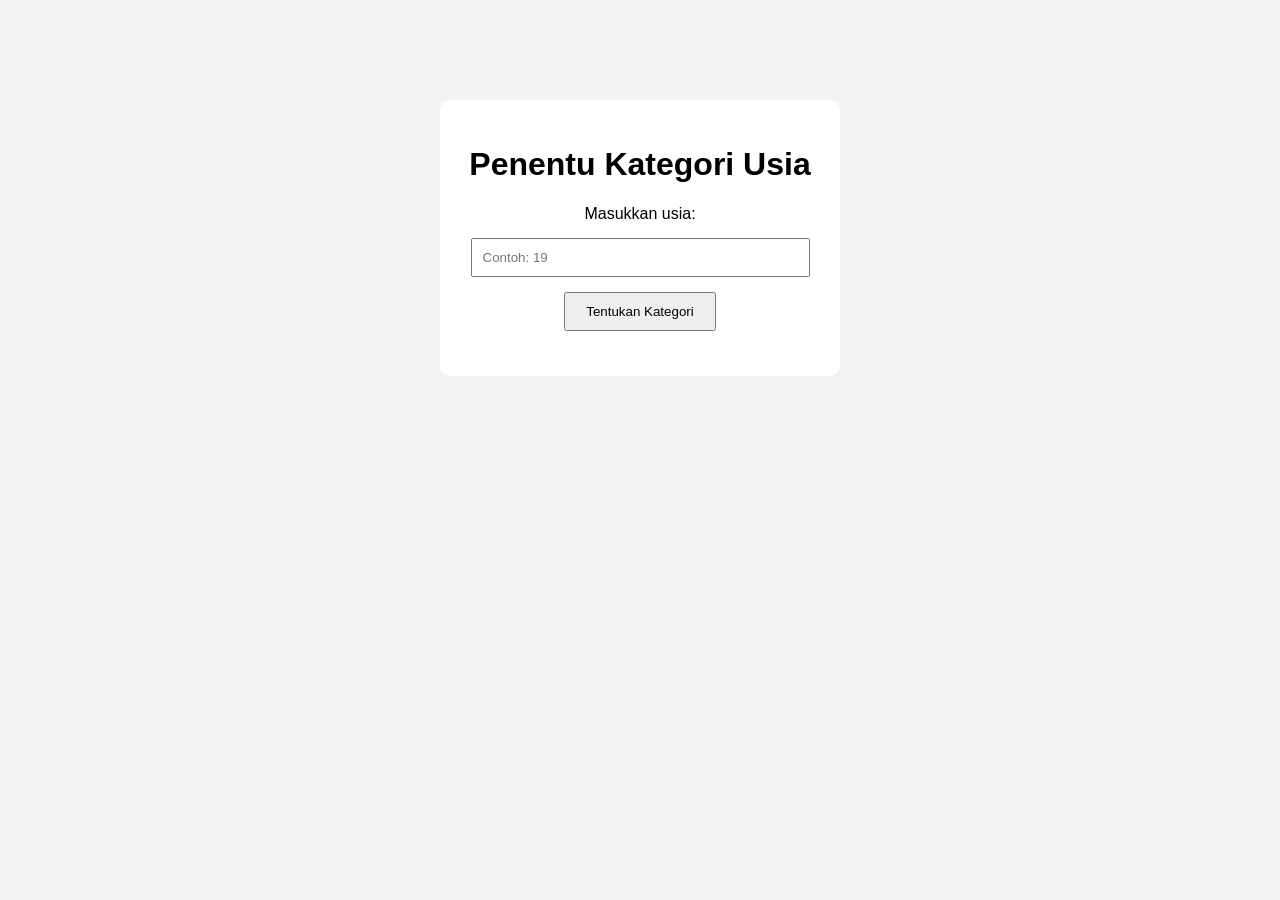
<file: Praktikum PWEB/P10_LatihanMandiri/index.html>
<!DOCTYPE html>
<html lang="id">
<head>
    <meta charset="UTF-8">
    <meta name="viewport" content="width=device-width, initial-scale=1.0">
    <title>Penentu Kategori Usia</title>
    <link rel="stylesheet" href="style.css">
</head>
<body>

    <div class="container">
        <h1>Penentu Kategori Usia</h1>

        <label for="usia">Masukkan usia:</label>
        <input type="number" id="usia" placeholder="Contoh: 19">

        <button onclick="tentukanUsia()">Tentukan Kategori</button>

        <div id="hasil"></div>
    </div>

    <script src="script.js"></script>
</body>
</html>
</file>
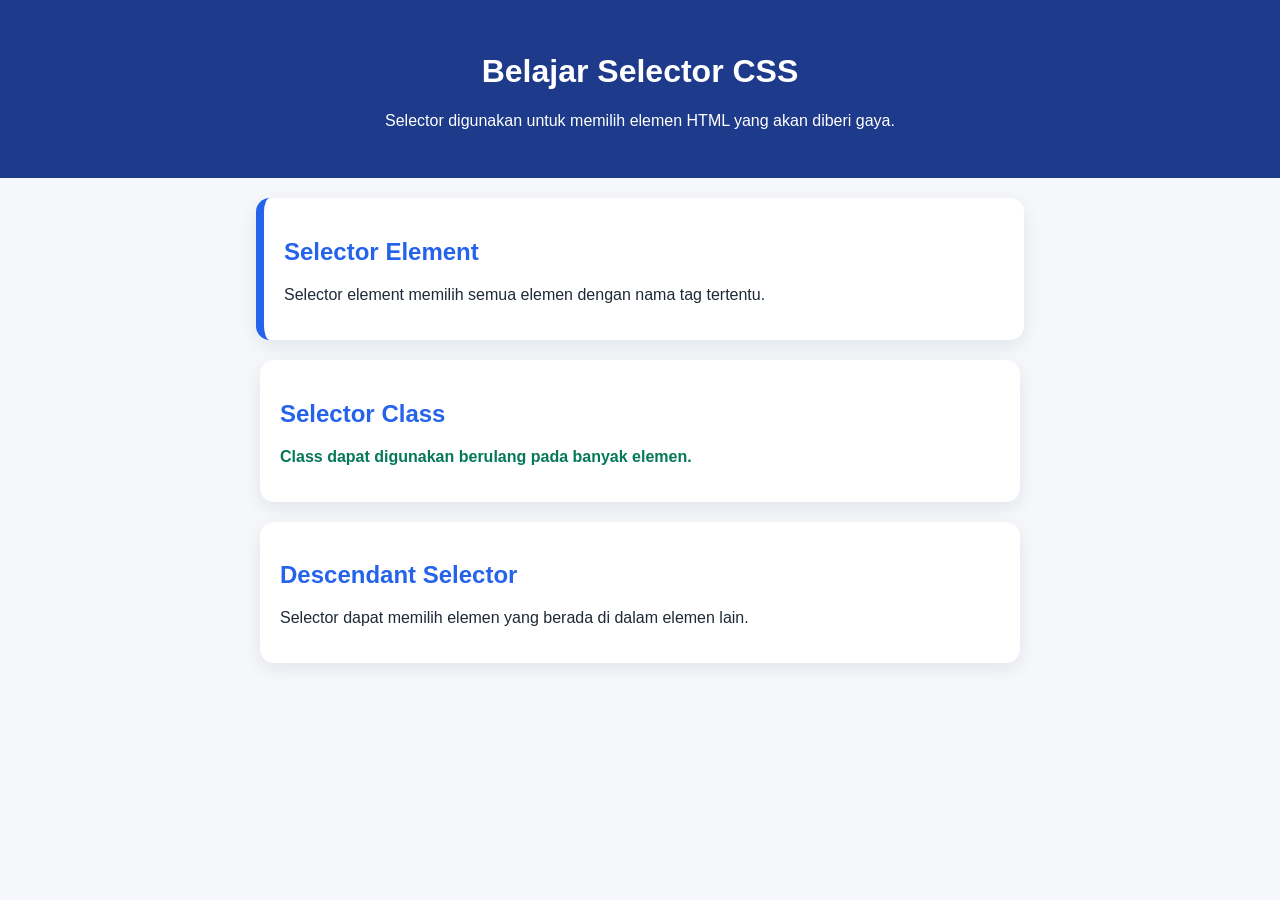
<file: Praktikum PWEB/P1_Selector dasar/index.html>
<!DOCTYPE html>
<html lang="id">
<head>
    <meta charset="UTF-8">
    <meta name="viewport" content="width=device-width, initial-scale=1.0">
    <title>Selector Dasar CSS</title>
    <link rel="stylesheet" href="style.css">
</head>
<body>
    <header id="hero">
        <h1>Belajar Selector CSS</h1>
        <p>Selector digunakan untuk memilih elemen HTML yang akan diberi gaya.</p>
    </header>
    <main>
        <section class="card utama">
            <h2>Selector Element</h2>
            <p>Selector element memilih semua elemen dengan nama tag tertentu.</p>
        </section>
        <section class="card">
            <h2>Selector Class</h2>
            <p class="teks-penting">Class dapat digunakan berulang pada banyak elemen.</p>
        </section>
        <section class="card">
            <h2>Descendant Selector</h2>
            <p>Selector dapat memilih elemen yang berada di dalam elemen lain.</p>
        </section>
    </main>
</body>
</html>
</file>
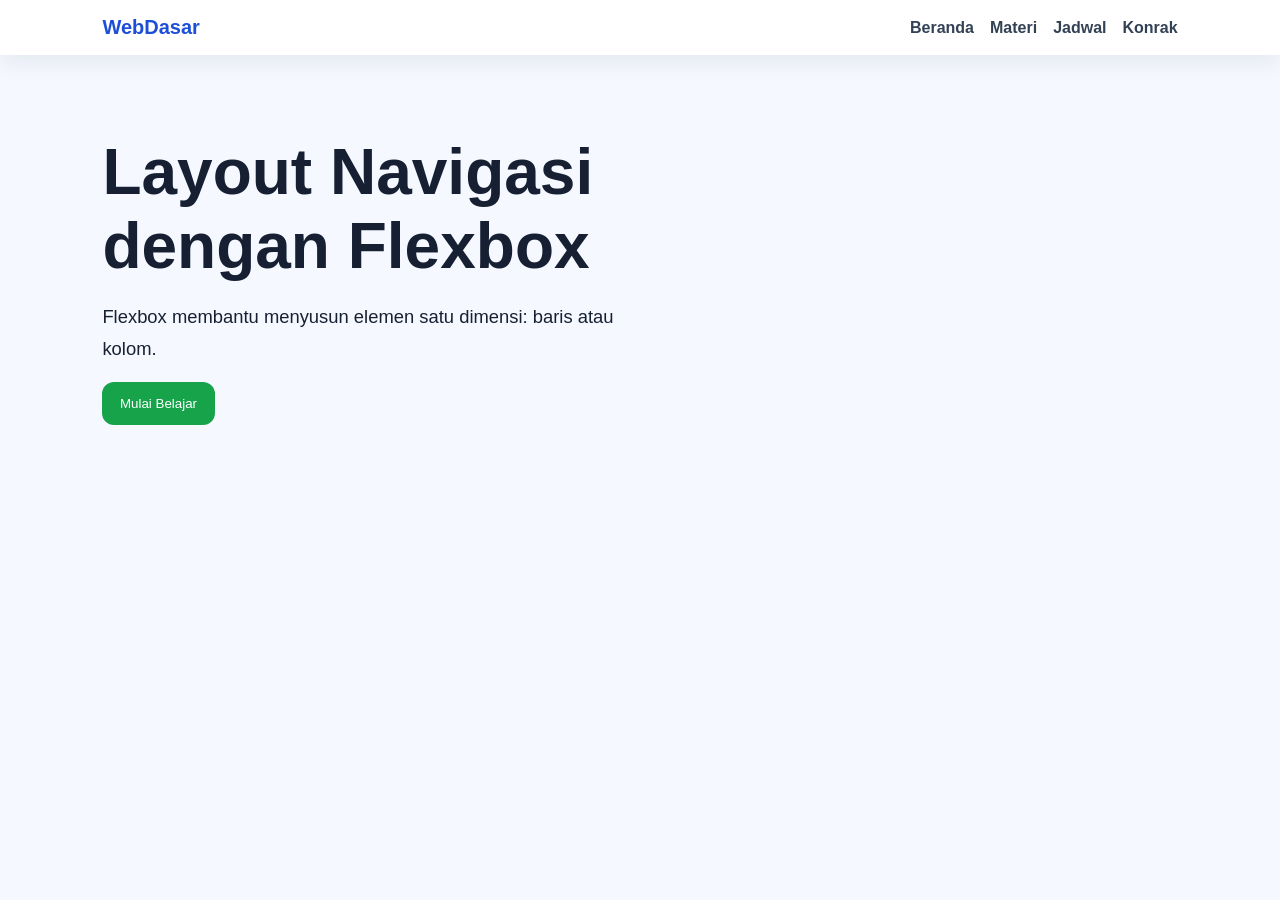
<file: Praktikum PWEB/P2_Flexbox/index.html>
<html lang="id">
<head>
    <meta charset="UTF-8">
    <meta name="viewport" content="width=device-width, initial-scale=1.0">
    <title>Contoh Flexbox Navbar</title>
    <link rel="stylesheet" href="style.css">
</head>
<body>
    <header class="site-header">
        <a class="brand" href="#">WebDasar</a>
        <nav class="nav-menu" aria-label="Menu utama">
            <a href="#">Beranda</a>
            <a href="#">Materi</a>
            <a href="#">Jadwal</a>
            <a href="#">Konrak</a>
        </nav>
    </header>
    <main class="hero">
        <h1>Layout Navigasi dengan Flexbox</h1>
        <p>Flexbox membantu menyusun elemen satu dimensi: baris atau kolom.</p>
        <button>Mulai Belajar</button>
    </main>
</body>
</html>
</file>
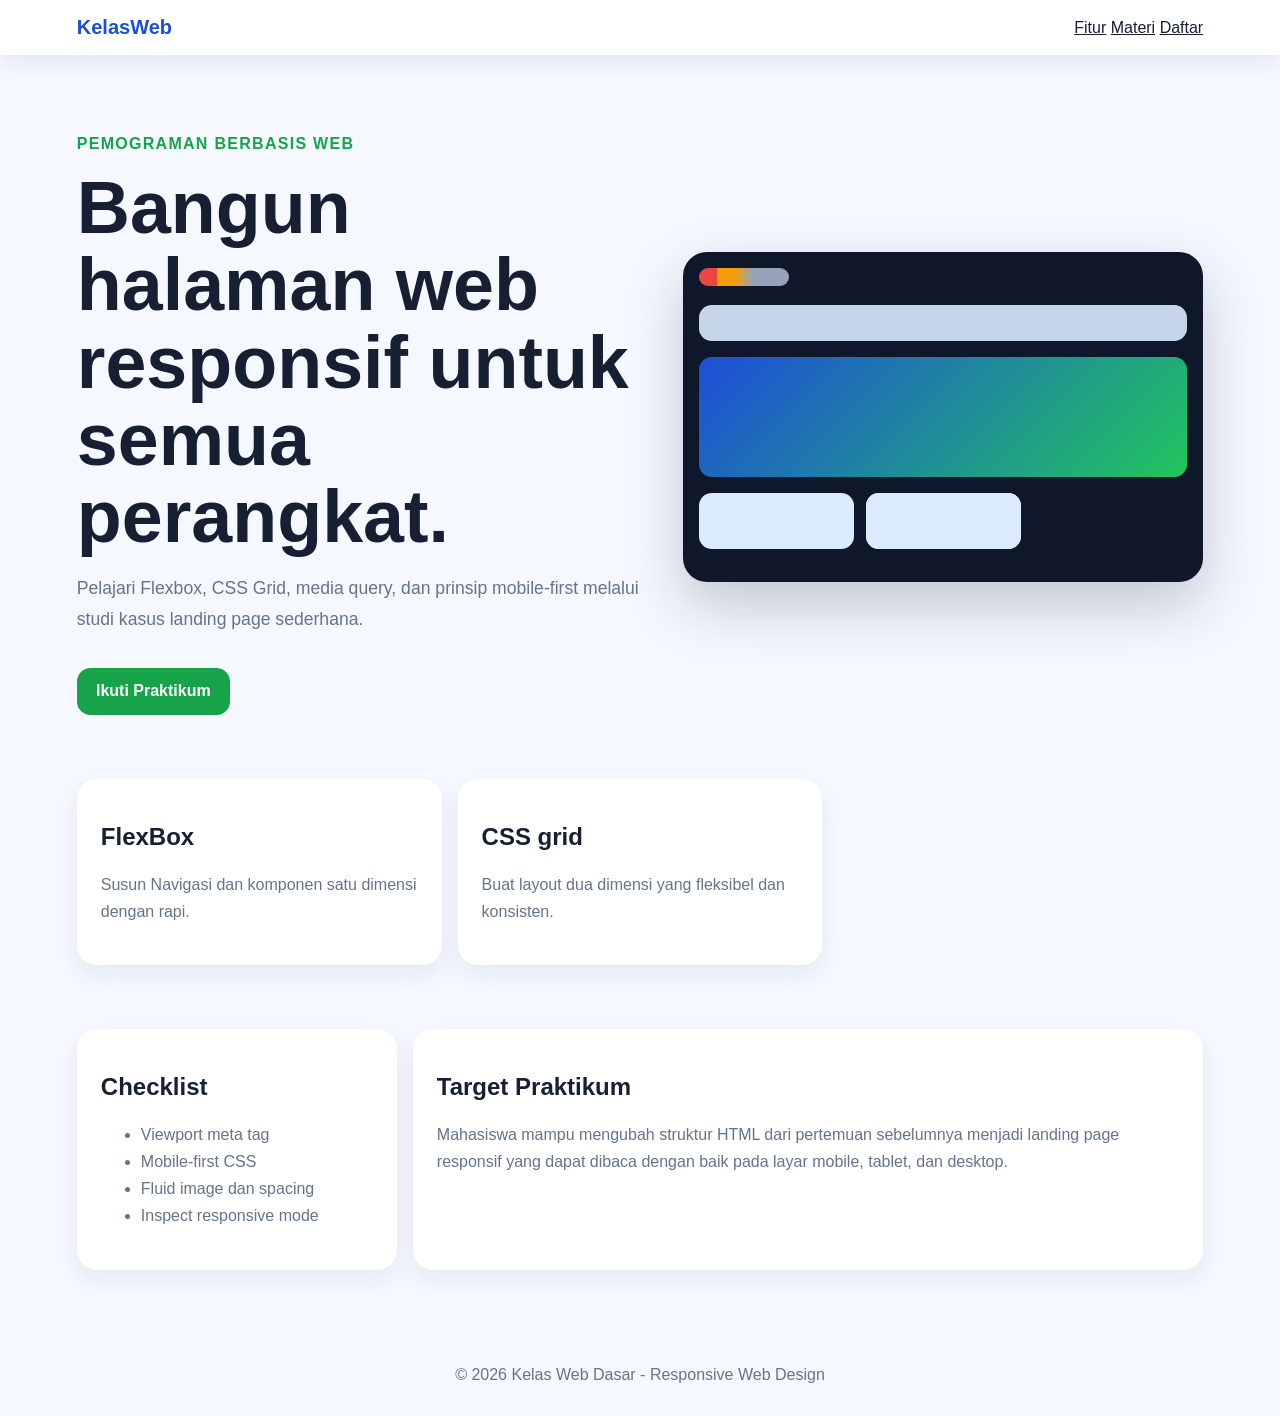
<file: Praktikum PWEB/P3_Responsive_LandingPage/index.html>
<!DOCTYPE html>
<html lang="id">
<head>
    <meta charset="UTF-8">
    <meta name="viewport" content="width=device-width, initial-scale=1.0">
    <title>Kelas Web Dasar</title>
    <link rel="stylesheet" href="style.css">
</head>
<body>
    <header class="topbar">
        <a class="brand" href="#">KelasWeb</a>
        <nav>
            <a href="#fitur">Fitur</a>
            <a href="#materi">Materi</a>
            <a href="#daftar">Daftar</a>
        </nav>
    </header>

    <main>
        <section class="hero">
            <div>
                <p class="eyebrow">Pemograman Berbasis Web</p>
                <h1> Bangun halaman web responsif untuk semua perangkat.</h1>
                <p class="lead">Pelajari Flexbox, CSS Grid, media query, dan prinsip mobile-first melalui studi kasus landing page sederhana.</p>
                <a class="btn" href="#daftar">Ikuti Praktikum</a>
            </div>
            <div class="device-card" aria-label="Ilustrasi tampilan responsif">
                <div class="browser-bar"></div>
                <div class="mock-nav"></div>
                <div class="mock-hero"></div>
                <div class="mock-grid"><span></span><span><span></span></span></div>
            </div>
        </section>

        <section id="fitur" class="features">
            <article><h2>FlexBox</h2><P>Susun Navigasi dan komponen satu dimensi dengan rapi.</P></article>
            <article><h2>CSS grid</h2><p>Buat layout dua dimensi yang fleksibel dan konsisten.</p></article>
        </section>

        <section id="materi" class="content-layout">
            <aside>
                <h2>Checklist</h2>
                 <ul>
                    <li>Viewport meta tag</li>
                    <li>Mobile-first CSS</li>
                    <li>Fluid image dan spacing</li>
                    <li>Inspect responsive mode</li>
                </ul>
            </aside>
            <article>
            <h2>Target Praktikum</h2>
            <p>Mahasiswa mampu mengubah struktur HTML dari pertemuan sebelumnya menjadi landing page responsif yang dapat dibaca dengan baik pada layar mobile, tablet, dan desktop.</p>
            </article>
        </section>
    </main>

    <footer id="daftar">
    &copy; 2026 Kelas Web Dasar - Responsive Web Design
    </footer>
    
</body>
</html>
</file>
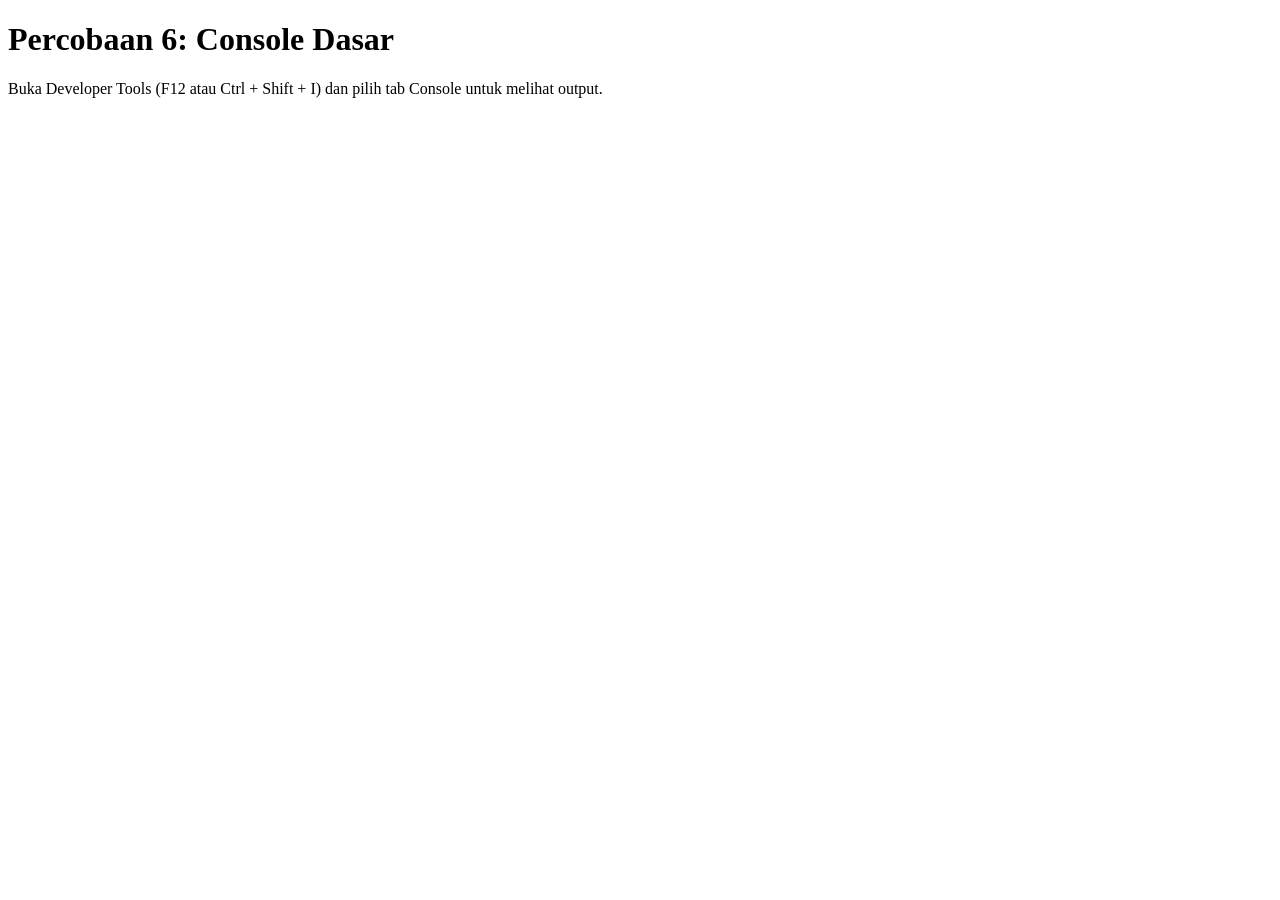
<file: Praktikum PWEB/P6_ConsoleDasar/index.html>
<!DOCTYPE html>
<html lang="id">
<head>
  <meta charset="UTF-8">
  <meta name="viewport" content="width=device-width, initial-scale=1.0">
  <title>Percobaan 6  Console Dasar JavaScript</title>
</head>
<body>

  <h1>Percobaan 6: Console Dasar</h1>
  <p>Buka Developer Tools (F12 atau Ctrl + Shift + I) dan pilih tab Console untuk melihat output.</p>
  
  <script src="script.js"></script>
</body>
</html>
</file>
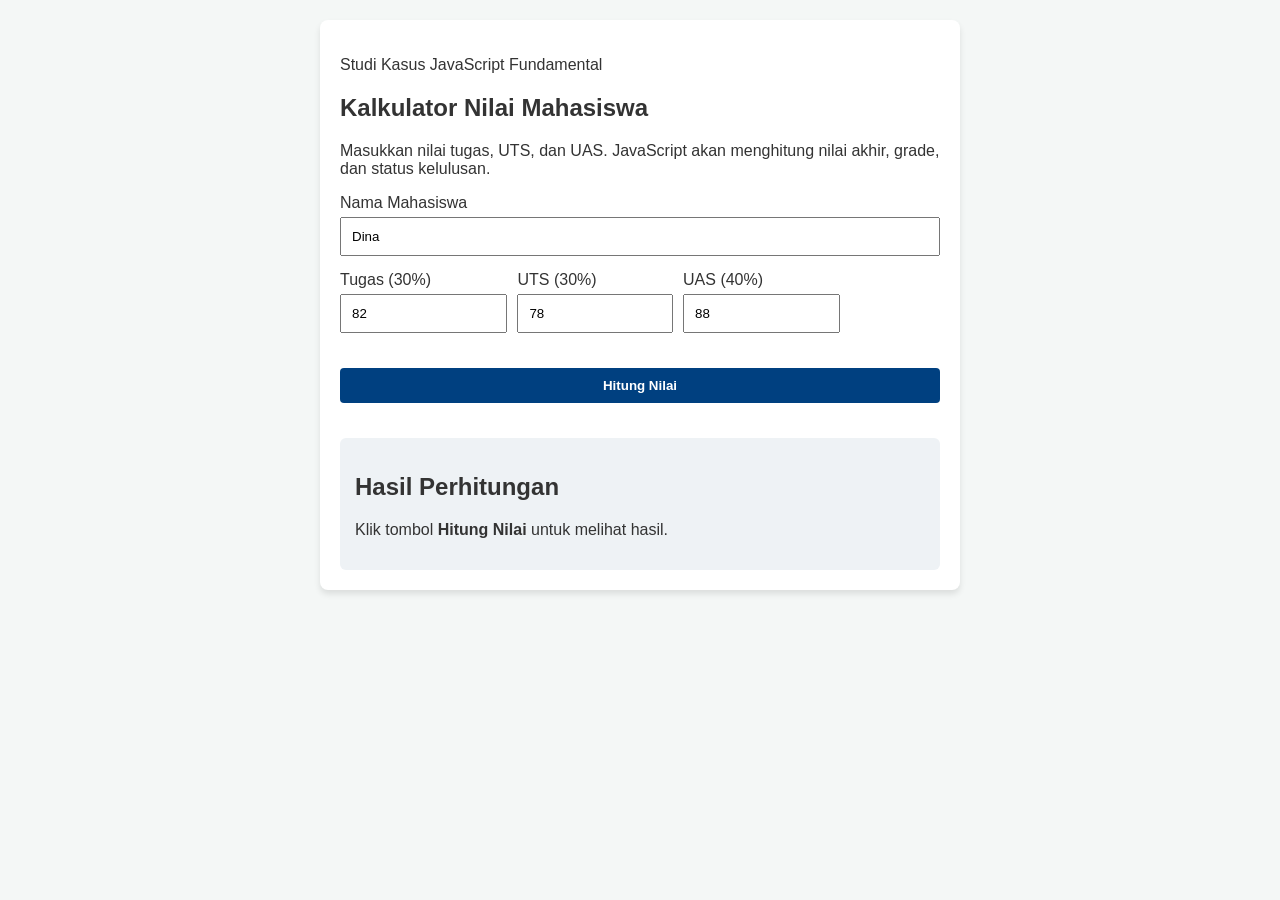
<file: Praktikum PWEB/P7_KalkulatorNilai/index.html>
<!DOCTYPE html>
<html lang="id">
<head>
    <meta charset="UTF-8">
    <meta name="viewport" content="width=device-width, initial-scale=1.0">
    <title>Kalkulator Nilai Mahasiswa</title>
    <link rel="stylesheet" href="style.css">
</head>
<body>
    <main class="app">
        <section class="intro">
            <p class="eyebrow">Studi Kasus JavaScript Fundamental</p>
            <h1>Kalkulator Nilai Mahasiswa</h1>
            <p>Masukkan nilai tugas, UTS, dan UAS. JavaScript akan menghitung nilai akhir, grade, dan status kelulusan.</p>
        </section>

        <section class="panel">
            <form id="formNilai">
                <label for="nama">Nama Mahasiswa</label>
                <input id="nama" type="text" value="Dina" required>

                <div class="grid">
                    <div>
                        <label for="tugas">Tugas (30%)</label>
                        <input id="tugas" type="number" min="0" max="100" value="82" required>
                    </div>
                    <div>
                        <label for="uts">UTS (30%)</label>
                        <input id="uts" type="number" min="0" max="100" value="78" required>
                    </div>
                    <div>
                        <label for="uas">UAS (40%)</label>
                        <input id="uas" type="number" min="0" max="100" value="88" required>
                    </div>
                </div>

                <button type="submit">Hitung Nilai</button>
            </form>

            <article id="hasil" class="result">
                <h2>Hasil Perhitungan</h2>
                <p>Klik tombol <strong>Hitung Nilai</strong> untuk melihat hasil.</p>
            </article>
        </section>
    </main>

    <script src="script.js"></script>
</body>
</html>
</file>
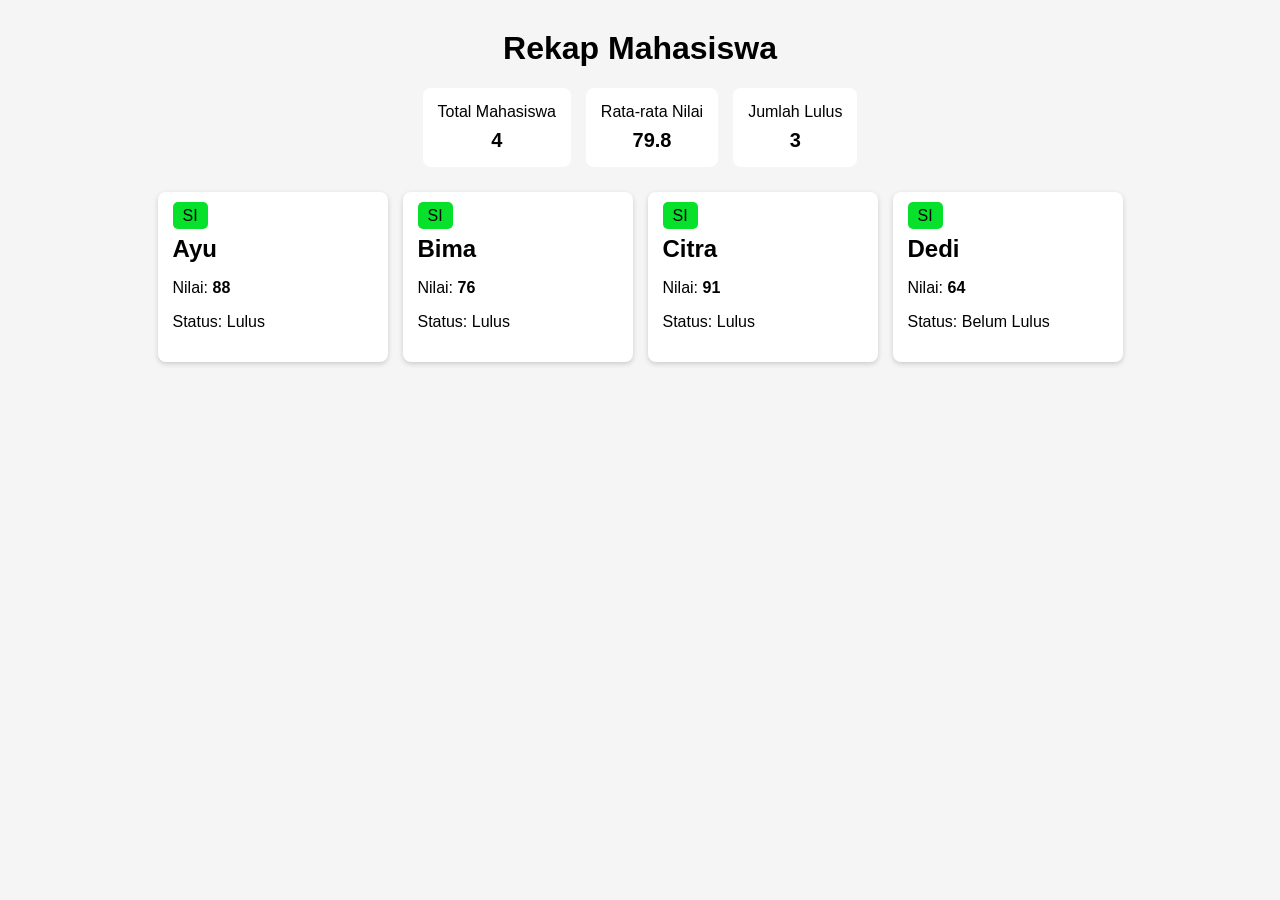
<file: Praktikum PWEB/P8_ArrayObjMahasiswa/index.html>
<!DOCTYPE html>
<html lang="id">
<head>
    <meta charset="UTF-8">
    <meta name="viewport" content="width=device-width, initial-scale=1.0">
    <title>Data Mahasiswa</title>
    <link rel="stylesheet" href="style.css">
</head>
<body>

    <h1>Rekap Mahasiswa</h1>

    <div id="ringkasan" class="ringkasan"></div>

    <div id="daftar" class="daftar"></div>

    <script src="script.js"></script>
</body>
</html>
</file>
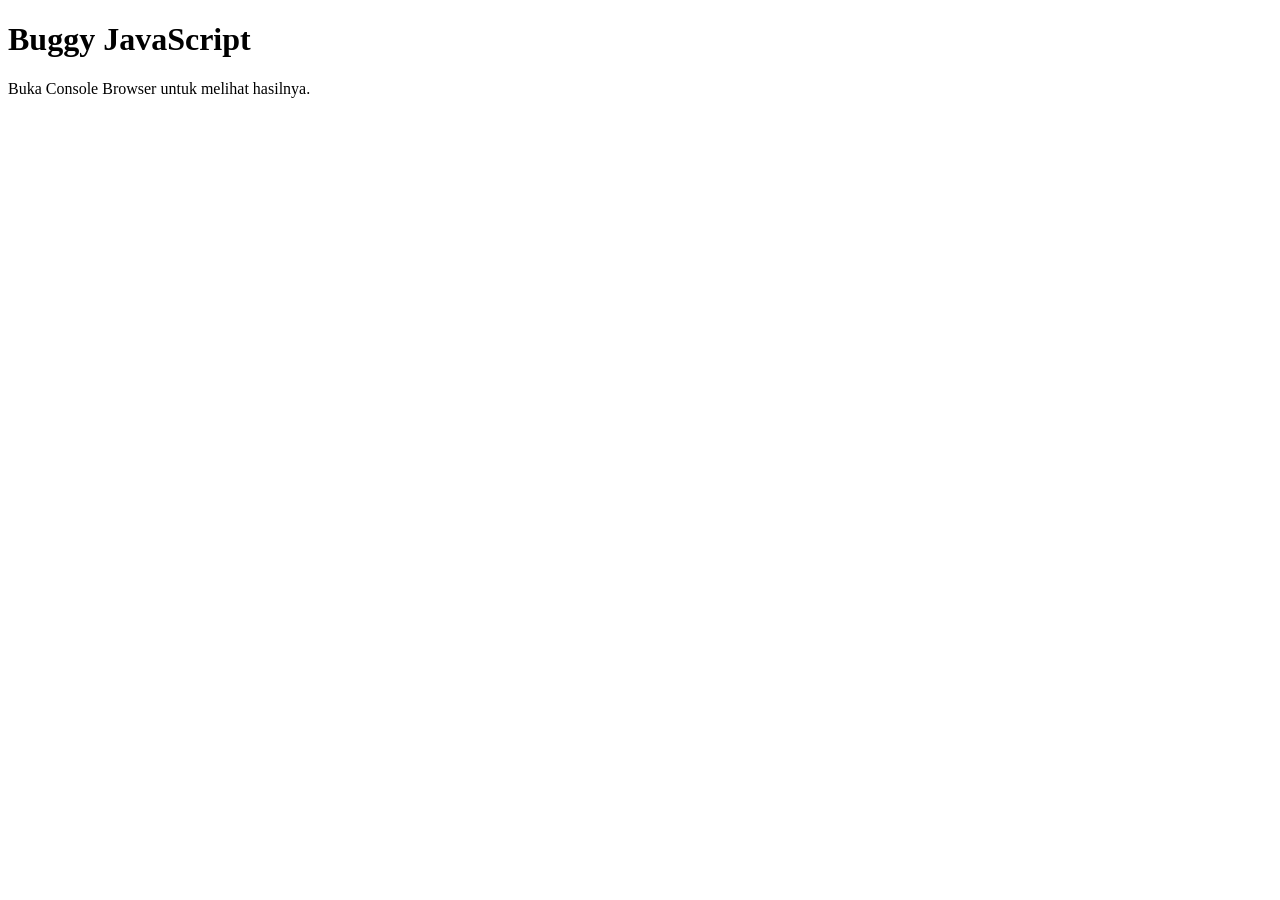
<file: Praktikum PWEB/P9_Debugging/buggy.html>
<!DOCTYPE html>
<html lang="id">
<head>
    <meta charset="UTF-8">
    <meta name="viewport" content="width=device-width, initial-scale=1.0">
    <title>Buggy JavaScript</title>
</head>
<body>

    <h1>Buggy JavaScript</h1>
    <p>Buka Console Browser untuk melihat hasilnya.</p>

    <script src="buggy.js"></script>

</body>
</html>
</file>
<file: Praktikum PWEB/P10_LatihanMandiri/style.css>
body {
    font-family: Arial, sans-serif;
    background-color: #f2f2f2;
}

.container {
    width: 350px;
    margin: 100px auto;
    padding: 25px;
    background-color: white;
    border-radius: 10px;
    text-align: center;
}

input {
    width: 90%;
    padding: 10px;
    margin: 15px 0;
}

button {
    padding: 10px 20px;
    cursor: pointer;
}

#hasil {
    margin-top: 20px;
    font-weight: bold;
}
</file>
<file: Praktikum PWEB/P1_Selector dasar/style.css>
body {
    font-family: Arial, sans-serif;
    background: #f5f7fb;
    color: #1f2937;
    margin: 0;
}

#hero {
    background: #1e3a8a;
    color: white;
    padding: 32px;
    text-align: center;
}

.card {
    background: white;
    margin: 20px auto;
    padding: 20px;
    border-radius: 14px;
    max-width: 720px;
    box-shadow: 0 6px 18px rgba(15, 23, 42, 0.08);
}

.card.utama {
    border-left: 8px solid #2563eb;
}

.card h2 {
    color: #2563eb;
}

.teks-penting {
    font-weight: bold;
    color: #047857;
}
</file>
<file: Praktikum PWEB/P2_Flexbox/style.css>
* { 
  box-sizing: border-box; 
}

body { 
  margin: 0; 
  font-family: Arial, sans-serif; 
  background: #f5f8ff; 
  color: #172033; 
}

.site-header {
  display: flex;
  justify-content: space-between;
  align-items: center;
  gap: 1rem;
  padding: 1rem 8%;
  background: white;
  box-shadow: 0 6px 24px rgba(15, 23, 42, .08);
}

.brand { 
  font-weight: 800; 
  color: #1d4ed8; 
  text-decoration: none; 
  font-size: 1.25rem; 
}

.nav-menu { 
  display: flex; 
  gap: 1rem; 
  flex-wrap: wrap; 
}

.nav-menu a { 
  text-decoration: none; 
  color: #334155; 
  font-weight: 600; 
}

.hero { 
  padding: 5rem 8%; 
  max-width: 760px; 
}

.hero h1 { 
  font-size: clamp(2rem, 5vw, 4rem); 
  margin: 0 0 1rem; 
}

.hero p { 
  font-size: 1.15rem; 
  line-height: 1.7; 
}

button { 
  background: #16a34a; 
  color: white; 
  border: 0; 
  padding: .85rem 1.1rem; 
  border-radius: .75rem; 
}

@media (max-width: 640px) {
  .site-header { 
    flex-direction: column; 
    align-items: flex-start; 
  }
  .nav-menu { 
    flex-direction: column; 
  }
}
</file>
<file: Praktikum PWEB/P3_Responsive_LandingPage/style.css>
:root {
  --primary: #1d4ed8;
  --accent: #16a34a;
  --text: #172033;
  --muted: #64748b;
  --surface: #ffffff;
  --bg: #f5f8ff;
  --radius: 1.25rem;
}

* {
  box-sizing: border-box;
}

html {
  scroll-behavior: smooth;
}

body {
  margin: 0;
  font-family: Arial, sans-serif;
  background: var(--bg);
  color: var(--text);
}

a {
  color: inherit;
}

.topbar {
  display: flex;
  flex-direction: column;
  align-items: flex-start;
  gap: 1rem;
  padding: 1rem 6%;
  background: var(--surface);
  box-shadow: 0 8px 24px rgba(15, 23, 42, .08);
}

.brand {
  font-weight: 800;
  color: var(--primary);
  text-decoration: none;
  font-size: 1.25rem;
}

.nav {
  display: flex;
  flex-direction: column;
  gap: .8rem;
}

.nav a {
  text-decoration: none;
  color: var(--muted);
  font-weight: 700;
}

.hero {
  display: grid;
  gap: 2rem;
  align-items: center;
  padding: 4rem 6%;
}

.eyebrow {
  color: var(--accent);
  font-weight: 800;
  text-transform: uppercase;
  letter-spacing: .08em;
}

h1 {
  font-size: clamp(2.1rem, 8vw, 4.6rem);
  line-height: 1.05;
  margin: .4rem 0 1rem;
}

.lead {
  color: var(--muted);
  font-size: 1.1rem;
  line-height: 1.75;
  max-width: 620px;
}

.btn {
  display: inline-block;
  background: var(--accent);
  color: white;
  text-decoration: none;
  padding: .9rem 1.2rem;
  border-radius: .85rem;
  font-weight: 800;
  margin-top: 1rem;
}

.device-card {
  background: #0f172a;
  border-radius: 1.5rem;
  padding: 1rem;
  min-height: 330px;
  box-shadow: 0 24px 60px rgba(15, 23, 42, .22);
}

.browser-bar {
  height: 18px;
  width: 90px;
  border-radius: 999px;
  background: linear-gradient(90deg, #ef4444 0 20%, #f59e0b 20% 40%, #94a3b8 60%);
  margin-bottom: 1.2rem;
}

.mock-nav,
.mock-hero,
.mock-grid span {
  border-radius: .8rem;
  background: #dbeafe;
  display: block;
}

.mock-nav {
  height: 36px;
  opacity: .9;
}

.mock-hero {
  height: 120px;
  margin: 1rem 0;
  background: linear-gradient(135deg, #1d4ed8, #22c55e);
}

.mock-grid {
  display: grid;
  grid-template-columns: 1fr;
  gap: .75rem;
}

.mock-grid span {
  height: 56px;
}

.features {
  display: grid;
  grid-template-columns: 1fr;
  gap: 1rem;
  padding: 0 6% 4rem;
}

.features article,
.content-layout > * {
  background: var(--surface);
  border-radius: var(--radius);
  padding: 1.5rem;
  box-shadow: 0 10px 24px rgba(15, 23, 42, .07);
}

.features p,
.content-layout p,
li {
  color: var(--muted);
  line-height: 1.7;
}

.content-layout {
  display: grid;
  grid-template-columns: 1fr;
  gap: 1rem;
  padding: 0 6% 4rem;
}

footer {
  text-align: center;
  color: var(--muted);
  padding: 2rem 6%;
}

@media (min-width: 700px) {
  .topbar {
    flex-direction: row;
    justify-content: space-between;
    align-items: center;
  }

  .nav {
    flex-direction: row;
  }

  .features {
    grid-template-columns: repeat(3, 1fr);
  }

  .mock-grid {
    grid-template-columns: repeat(3, 1fr);
  }
}

@media (min-width: 980px) {
  .hero {
    grid-template-columns: 1.05fr .95fr;
    min-height: 72vh;
  }

  .content-layout {
    grid-template-columns: 320px 1fr;
  }
}
</file>
<file: Praktikum PWEB/P7_KalkulatorNilai/style.css>
body {
    font-family: Arial, sans-serif;
    background-color: #f4f7f6;
    color: #333;
    margin: 0;
    padding: 20px;
}
.app {
    max-width: 600px;
    margin: 0 auto;
    background: #fff;
    padding: 20px;
    border-radius: 8px;
    box-shadow: 0 4px 6px rgba(0,0,0,0.1);
}
.grid {
    display: flex;
    gap: 10px;
    margin-bottom: 15px;
}
input, button {
    width: 100%;
    padding: 10px;
    margin-top: 5px;
    margin-bottom: 15px;
    box-sizing: border-box;
}
button {
    background-color: #004080;
    color: white;
    border: none;
    border-radius: 4px;
    cursor: pointer;
    font-weight: bold;
}
button:hover {
    background-color: #003060;
}
.result {
    margin-top: 20px;
    padding: 15px;
    background: #eef2f5;
    border-radius: 6px;
}
.text-success { color: green; }
.text-danger { color: red; }
</file>
<file: Praktikum PWEB/P8_ArrayObjMahasiswa/style.css>
body {
    font-family: Arial, sans-serif;
    margin: 30px;
    background-color: #f5f5f5;
}

h1 {
    text-align: center;
}

.ringkasan {
    display: flex;
    gap: 15px;
    justify-content: center;
    margin-bottom: 25px;
}

.ringkasan article {
    background: white;
    padding: 15px;
    border-radius: 8px;
    text-align: center;
}

.ringkasan strong {
    display: block;
    font-size: 20px;
    margin-top: 8px;
}

.daftar {
    display: flex;
    flex-wrap: wrap;
    gap: 15px;
    justify-content: center;
}

.card {
    background: white;
    width: 200px;
    padding: 15px;
    border-radius: 8px;
    box-shadow: 0 2px 5px #ccc;
}

.card h2 {
    margin: 10px 0;
}

.badge {
    background: #07e12b;
    padding: 5px 10px;
    border-radius: 5px;
}
</file>
